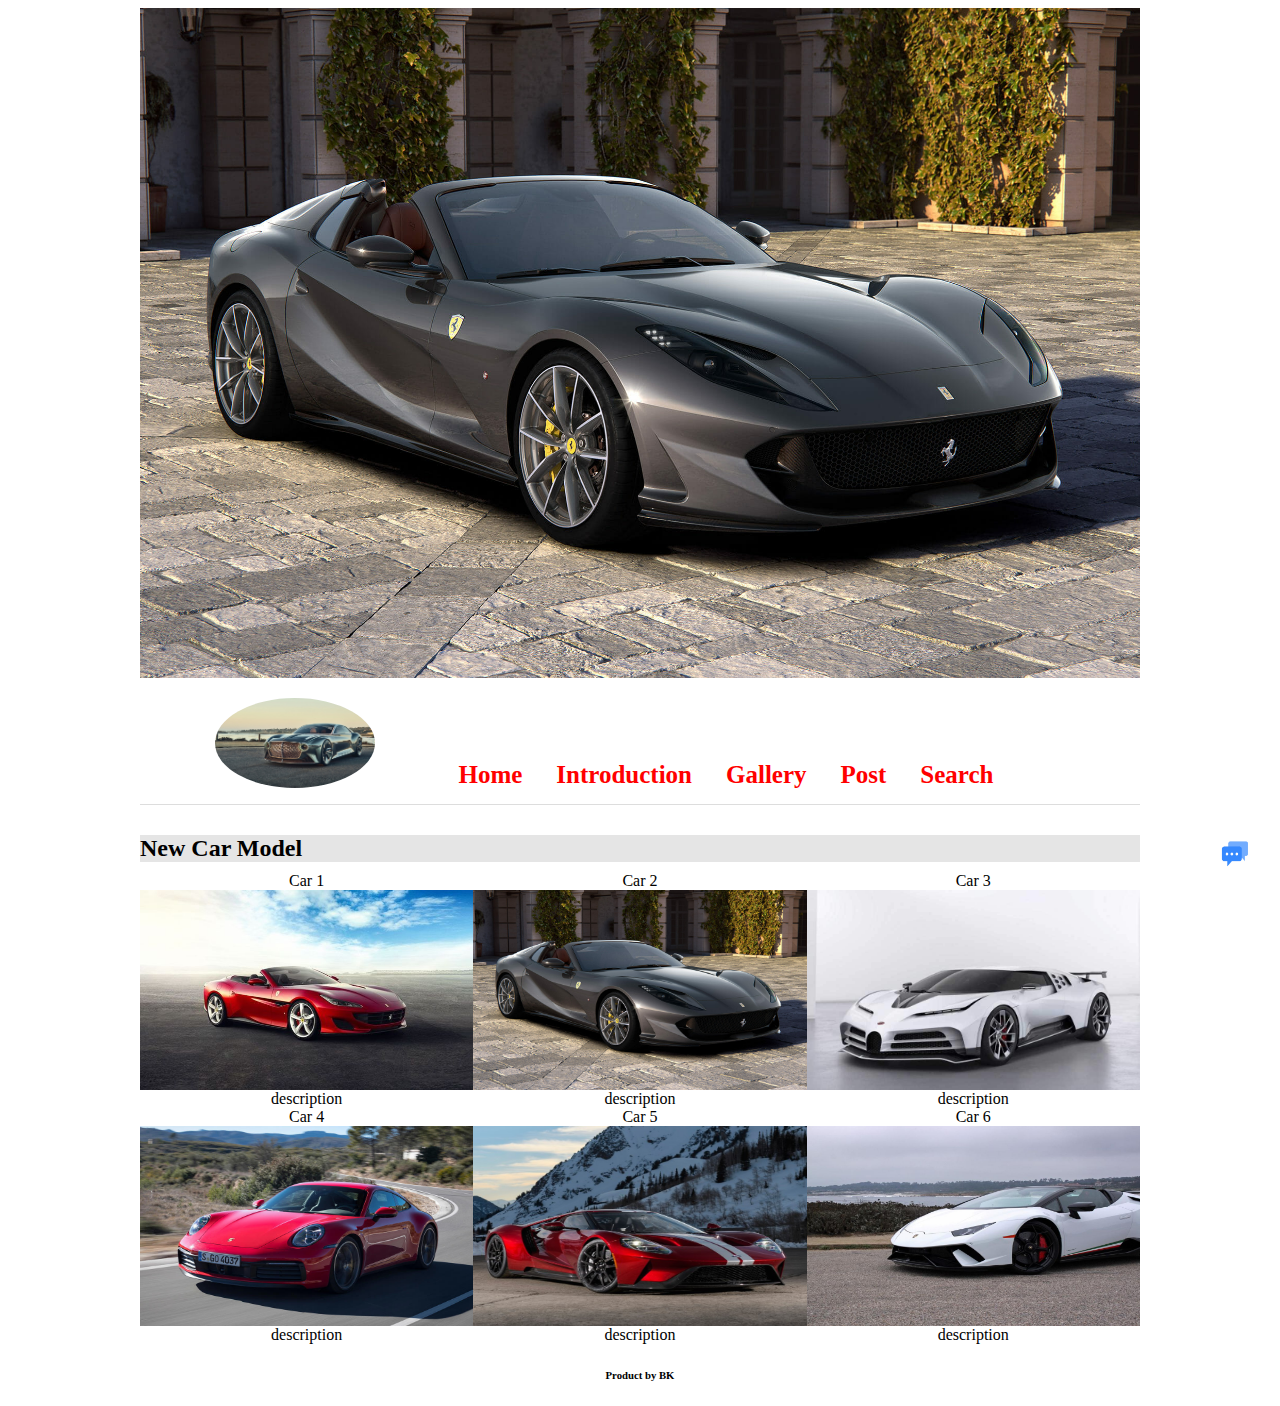
<file: blog/index.html>
<html>
<head>
  <title>Blog</title>
  <meta charset="utf-8" />
  <link rel="stylesheet" type="text/css" href="css/style.css">
  <link rel="stylesheet" type="text/css" href="css/about.css">
</head>
<body>
    <div class="wrap">
        <div id="banner">
         <img src="img/car2.jpg">
     </div>
     <div id="main-menu">
      <a href="#"><img src="img/avatar.jpg"></a>
      <a href="index.html" class="active">Home</a>
      <a href="about.html" class="active">Introduction</a>
      <a href="gallery.html" class="active">Gallery</a>
      <a href="post.html" class="active">Post</a>
      <a href="https://www.google.com/" class="active">Search</a>
  </div>
  <div>
    <h1>New Car Model </h1>

    <div class="linecar1">
        <div class="card">
            <div class="p1">Car 1</div>
            <div class="edit">
                <img src="img/car1.jpg" height="200px" alt="ferari" title="Car 1">
            </div>
             <div class="p2">
                description
            </div>
        </div>
        <div class="card">
            <div class="p1">Car 2</div>
            <div class="edit">
                <img src="img/car2.jpg" height="200px" alt="ferari" title="Car 1">
            </div>
            <div class="p2">
                description
            </div>
        </div>
        <div class="card">
            <div class="p1">Car 3</div>
            <div class="edit">
                <img src="img/car3.jpg" height="200px" alt="ferari" title="Car 1">
            </div>
            <div class="p2">
                description
            </div>
        </div>
        <div class="card">
            <div class="p1">Car 4</div>
            <div class="edit">
                <img src="img/car4.jpg" height="200px" alt="ferari" title="Car 1">
            </div>
            <div class="p2">
                description
            </div>
        </div>
        <div class="card">
            <div class="p1">Car 5</div>
            <div class="edit">
                <img src="img/car5.jpg" height="200px" alt="ferari" title="Car 1">
            </div>
            <div class="p2">
                description
            </div>
        </div>
        <div class="card">
            <div class="p1">Car 6</div>
            <div class="edit">
                <img src="img/car6.jpg" height="200px" alt="ferari" title="Car 1">
            </div>
            <div class="p2">
                description
            </div>
        </div>
        
    </div>
    <div style="clear: both;">  
    </div>

    <h6> Product by BK</h6> 
    <div id="chat">
        <img src="img/chat-icon.png" width="30px" height="30px">
    </div> 
    
</div>


</body>

</html>
</file>
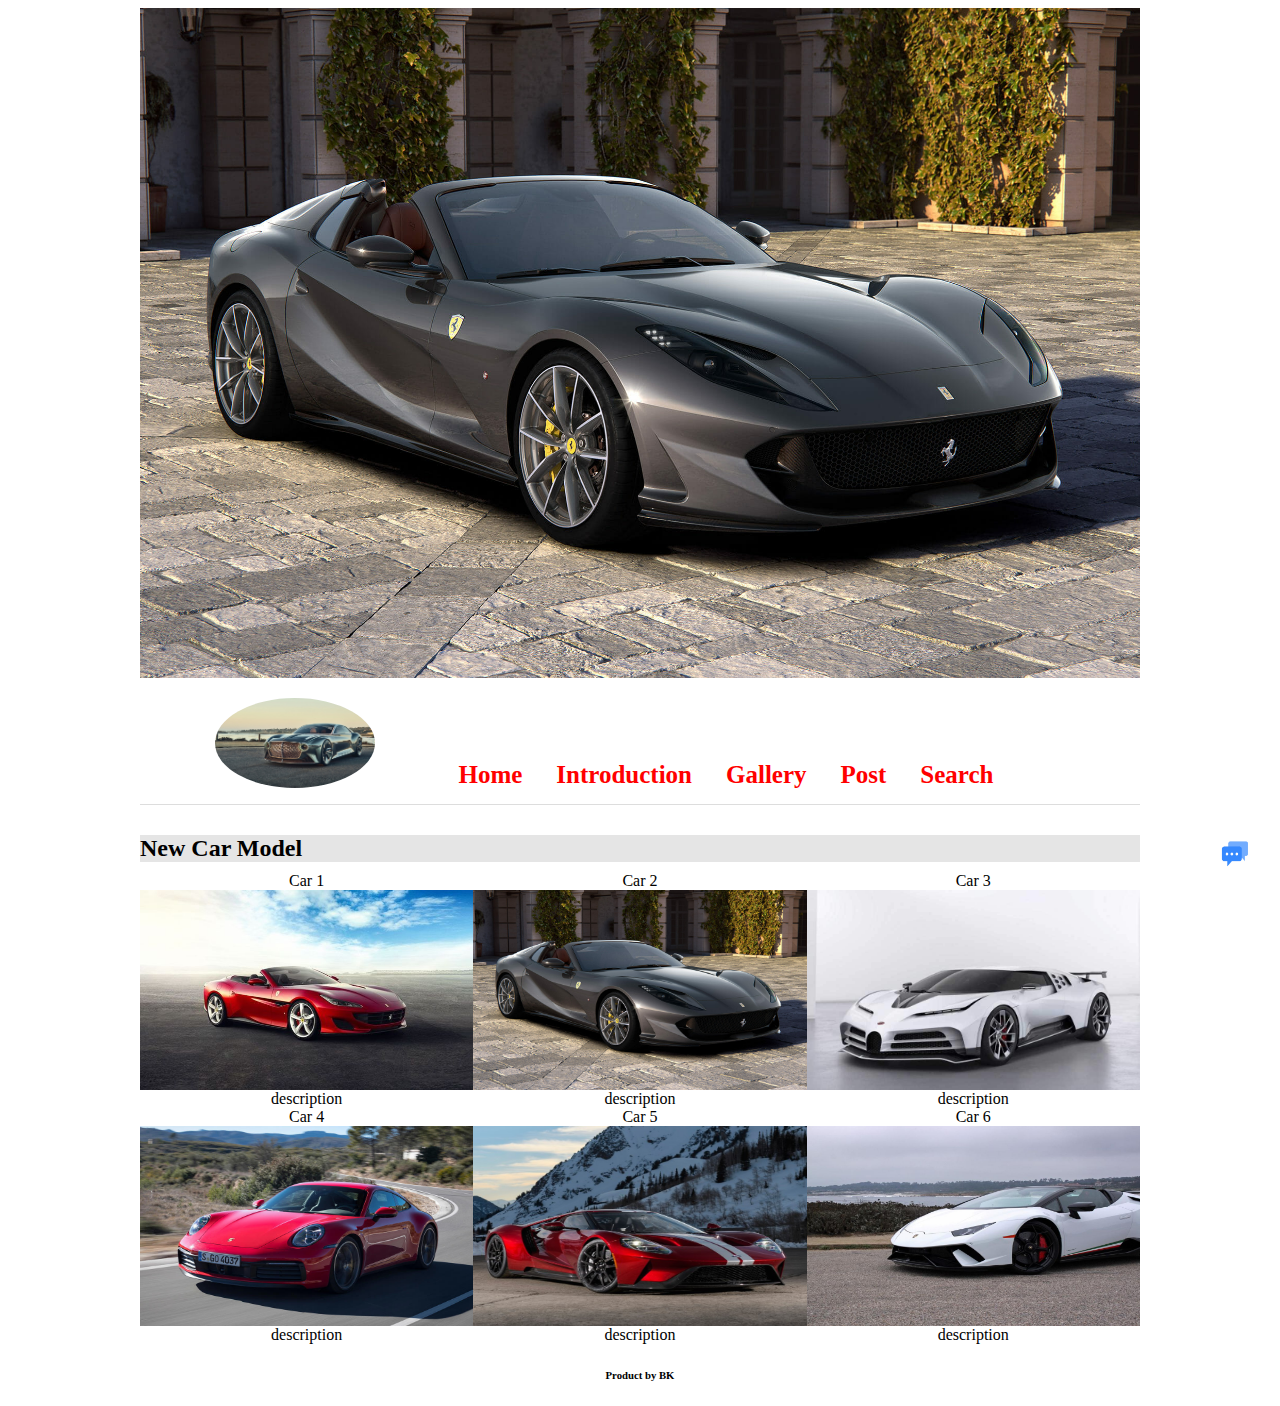
<file: blog/img/index.html>
<html>
<head>
  <title>Blog</title>
  <meta charset="utf-8" />
  <link rel="stylesheet" type="text/css" href="../css/style.css">
  <link rel="stylesheet" type="text/css" href="../css/about.css">
</head>
<body>
    <div class="wrap">
        <div id="banner">
         <img src="car2.jpg">
     </div>
     <div id="main-menu">
      <a href="#"><img src="avatar.jpg"></a>
      <a href="index.html" class="active">Home</a>
      <a href="about.html" class="active">Introduction</a>
      <a href="gallery.html" class="active">Gallery</a>
      <a href="post.html" class="active">Post</a>
      <a href="https://www.google.com/" class="active">Search</a>
  </div>
  <div>
    <h1>New Car Model </h1>

    <div class="linecar1">
        <div class="card">
            <div class="p1">Car 1</div>
            <div class="edit">
                <img src="car1.jpg" height="200px" alt="ferari" title="Car 1">
            </div>
             <div class="p2">
                description
            </div>
        </div>
        <div class="card">
            <div class="p1">Car 2</div>
            <div class="edit">
                <img src="car2.jpg" height="200px" alt="ferari" title="Car 1">
            </div>
            <div class="p2">
                description
            </div>
        </div>
        <div class="card">
            <div class="p1">Car 3</div>
            <div class="edit">
                <img src="car3.jpg" height="200px" alt="ferari" title="Car 1">
            </div>
            <div class="p2">
                description
            </div>
        </div>
        <div class="card">
            <div class="p1">Car 4</div>
            <div class="edit">
                <img src="car4.jpg" height="200px" alt="ferari" title="Car 1">
            </div>
            <div class="p2">
                description
            </div>
        </div>
        <div class="card">
            <div class="p1">Car 5</div>
            <div class="edit">
                <img src="car5.jpg" height="200px" alt="ferari" title="Car 1">
            </div>
            <div class="p2">
                description
            </div>
        </div>
        <div class="card">
            <div class="p1">Car 6</div>
            <div class="edit">
                <img src="car6.jpg" height="200px" alt="ferari" title="Car 1">
            </div>
            <div class="p2">
                description
            </div>
        </div>
        
    </div>
    <div style="clear: both;">  
    </div>

    <h6> Product by BK</h6> 
    <div id="chat">
        <img src="chat-icon.png" width="30px" height="30px">
    </div> 
    
</div>


</body>

</html>
</file>
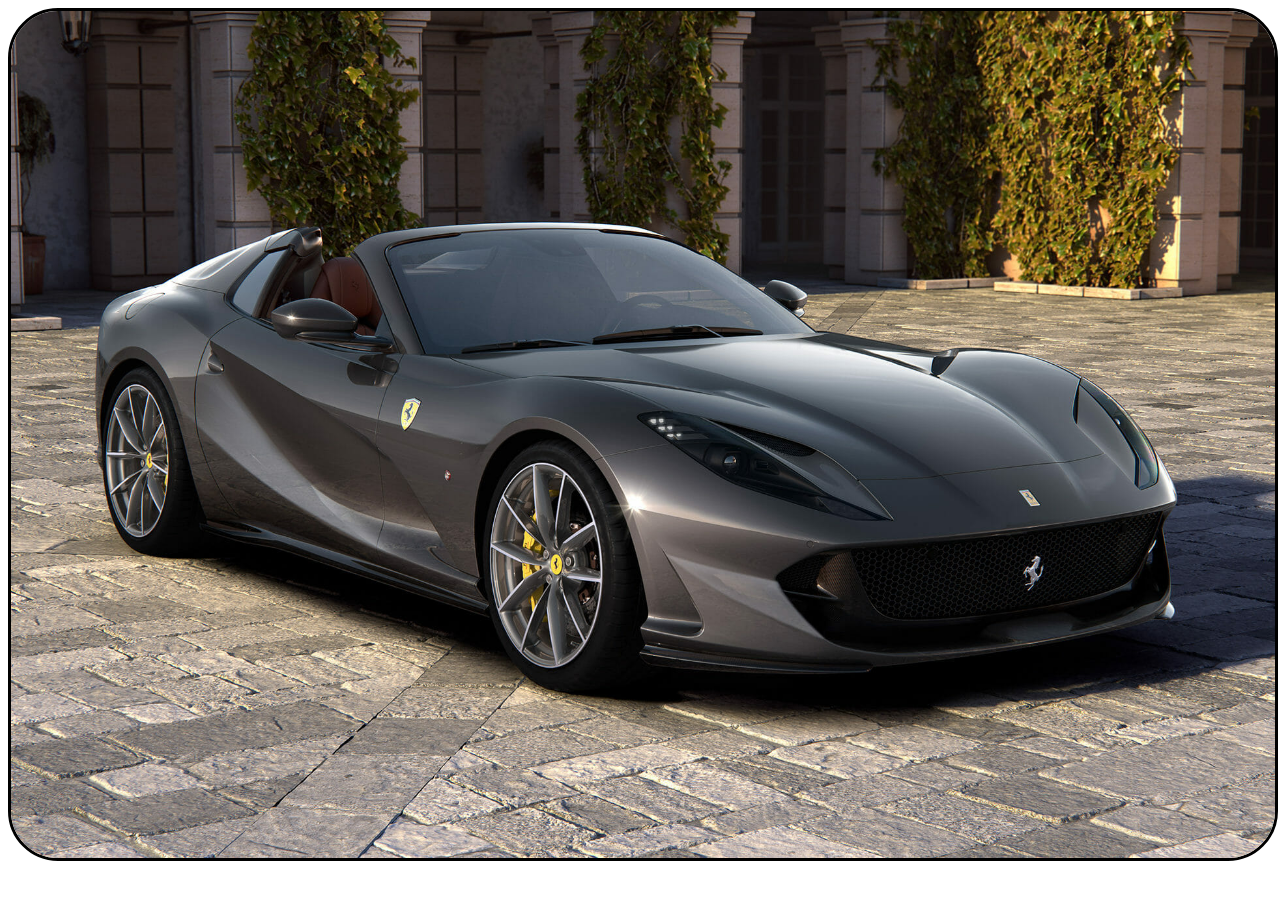
<file: blog/about.html>
<html>
  <head>
    <title>Demo Heading</title>
    <meta charset="utf-8" />
    <style>
    	img {
    		max-width: 100%;
    		border-style: solid;
    		border-radius: 50px;
    	}
    </style>
  </head>
  <body>
	<img src="img/car2.jpg">
  </body>
</html>
</file>
<file: blog/css/style.css>
* {
	box-sizing: border-box;
}


h1 {
	background-color: #e5e5e5;
	margin: 30px 0 10px 0;
	font-size: 24px;
}


#main-menu a:hover, #main-menu a.active {
	color: red;
} 

#banner img {
	max-width: 100%;
}

#main-menu a {
	font-size: 25px;
	color: #737373;
	padding:  15px;
	text-decoration: none;
}

#main-menu {
background-color: #ffffff;
text-align: center;
padding: 15px 0;
border-bottom: 1px solid #dddddd;
}


#main-menu a.active {
	font-weight: bold;
}


.wrap {
	max-width: 1000px;
	margin: auto;
}

.card {
	width: 33.33%;
	/*height: 300px;*/
}
.card img {
	width: 100%;
}
.p1 {
	text-align: center;
}
.p2 {
	text-align: center;
}
.edit img:hover {
	border-radius: 50%;
}


#main-menu > a:first-child {
	padding: 4px;
	background-color: #ffffff;
	/*border-radius: 50%;*/
}
#main-menu > a:first-child > img {
    position: relative;
    max-width: 160px;
    border-radius: 50%;
    top: 5px;
    left: -60px;
}

#chat {
	position: fixed;
	right: 30px;
	bottom: 30px;
}
h6 {
	text-align: center;
}
</file>
<file: blog/css/about.css>
.linecar1 {
	display: flex;
	flex-wrap: wrap;
}

}
.card img:hover {
	color: red;
	border-radius: 50%;
}
</file>
